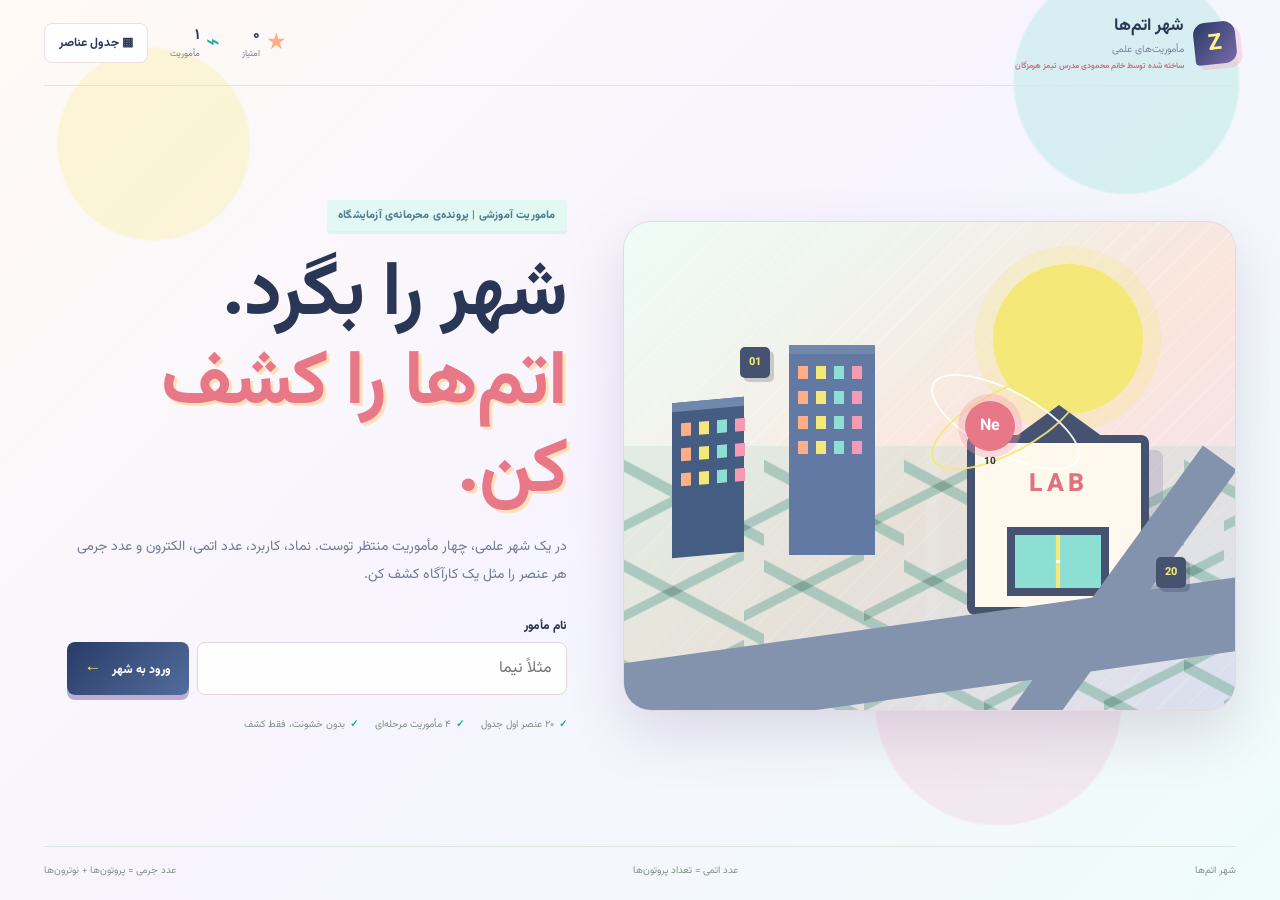
<file: index.html>
<!DOCTYPE html>
<html lang="fa" dir="rtl">
<head>
  <meta charset="UTF-8" />
  <meta name="viewport" content="width=device-width, initial-scale=1.0" />
  <meta name="theme-color" content="#293b67" />
  <title>شهر اتم‌ها | مأموریت‌های علمی</title>
</head>
  <body>
  <script>location.replace('atom-city-missions.html');</script>
    <p>در حال ورود به شهر اتم‌ها...</p>
    <p><a href="atom-city-missions.html">اگر انتقال انجام نشد، اینجا کلیک کن.</a></p>
  </body>
 </html>
</file>
<file: atom-city-missions.css>
@import url('https://fonts.googleapis.com/css2?family=Estedad:wght@400;500;600;700;800&family=Vazirmatn:wght@400;500;600;700;800&display=swap');
:focus-visible{outline:3px solid #df7180;outline-offset:3px}button:disabled{cursor:not-allowed}button,input{touch-action:manipulation}noscript{display:block;margin:16px 0;padding:14px;border:1px solid #df7180;border-radius:8px;background:#fff0f1;color:#7b3043;text-align:center;font-weight:700}
:root{--night:#091528;--night-2:#10243d;--ink:#14243a;--muted:#687b91;--paper:#f5f7f3;--lime:#d8f06e;--cyan:#55d8d1;--orange:#ff9d62;--pink:#ff758c;--line:#dce5df;--white:#fff;--shadow:0 18px 45px rgba(9,21,40,.11)}*{box-sizing:border-box}body{margin:0;background:var(--paper);color:var(--ink);font-family:Vazirmatn,Estedad,sans-serif}button,input{font:inherit}.hidden{display:none!important}.game-shell{max-width:1260px;margin:auto;padding:0 34px;min-height:100vh}.hud{height:86px;border-bottom:1px solid #dce5df;display:flex;align-items:center;justify-content:space-between}.logo{display:flex;align-items:center;gap:10px;color:var(--ink);text-decoration:none}.logo-badge{width:42px;height:42px;border-radius:12px 12px 12px 4px;display:grid;place-items:center;background:var(--night);color:var(--lime);font-weight:800;font-size:22px;transform:rotate(-6deg)}.logo b,.logo small{display:block}.logo b{font-size:17px}.logo small{font-size:10px;color:var(--muted);margin-top:3px}.hud-stats{display:flex;align-items:center;gap:22px}.hud-stat{display:grid;grid-template-columns:auto auto;column-gap:6px;align-items:center;color:var(--muted)}.hud-stat b{color:var(--ink);font-size:15px}.hud-stat small{grid-column:2;font-size:9px}.hud-icon{grid-row:span 2;color:var(--orange);font-size:23px}.hud-icon.cyan{color:#13aaa6}.hud-button,.back-button{border:1px solid var(--line);background:#fff;color:var(--ink);border-radius:8px;padding:10px 14px;cursor:pointer;font-size:12px;font-weight:700;transition:.2s}.hud-button:hover,.back-button:hover{border-color:var(--ink);transform:translateY(-2px)}main{min-height:calc(100vh - 140px)}.view{animation:rise .45s ease both}@keyframes rise{from{opacity:0;transform:translateY(12px)}to{opacity:1;transform:none}}.start-view{min-height:calc(100vh - 140px);display:grid;grid-template-columns:.92fr 1.08fr;gap:56px;align-items:center;direction:ltr}.start-copy{direction:rtl;max-width:570px}.kicker{display:inline-block;color:#148b88;background:#dff6ef;padding:7px 11px;border-radius:4px;font-size:11px;font-weight:800;letter-spacing:.2px}.start-copy h1{font-size:clamp(42px,6vw,76px);line-height:1.17;margin:21px 0 15px;letter-spacing:-1px}.start-copy h1 em{font-style:normal;color:#e66557}.start-copy p{max-width:500px;color:var(--muted);line-height:2;font-size:14px;margin:0 0 28px}.start-form label{display:block;font-size:12px;font-weight:800;margin-bottom:7px}.name-row{display:flex;gap:8px;max-width:500px}.name-row input,.search-row input{border:1px solid #cad8d5;border-radius:8px;background:#fff;padding:13px 14px;outline:none;color:var(--ink);min-width:0}.name-row input{flex:1}.name-row input:focus,.search-row input:focus{border-color:#16aaa4;box-shadow:0 0 0 3px #d8f6f0}.primary-button{border:0;border-radius:8px;background:var(--night);color:#fff;padding:13px 18px;cursor:pointer;font-size:12px;font-weight:800;box-shadow:0 5px 0 #314968;transition:.18s}.primary-button:hover{transform:translateY(-2px);box-shadow:0 7px 0 #314968}.primary-button span{color:var(--lime);font-size:17px;margin-right:7px}.promise-row{display:flex;gap:17px;color:#819084;font-size:10px;margin-top:22px}.promise-row span:before{content:'✓';color:#16aaa4;font-weight:800;margin-left:5px}.city-visual{height:490px;position:relative;overflow:hidden;background:#d9e8dc;border:1px solid #c4d7ca;box-shadow:var(--shadow);direction:ltr}.city-visual:before{content:'';position:absolute;inset:0;background:linear-gradient(135deg,rgba(255,255,255,.22),transparent 50%),repeating-linear-gradient(135deg,transparent 0 17px,rgba(255,255,255,.12) 18px 19px)}.sun{position:absolute;width:150px;height:150px;border-radius:50%;background:var(--lime);right:15%;top:42px;box-shadow:0 0 0 18px rgba(216,240,110,.2)}.city-grid{position:absolute;inset:auto 0 0;height:54%;background:linear-gradient(153deg,transparent 49%,#a8c9bf 50% 56%,transparent 57%),linear-gradient(28deg,transparent 42%,#a8c9bf 43% 49%,transparent 50%),linear-gradient(90deg,transparent 49%,rgba(255,255,255,.24) 50% 51%,transparent 52%);background-size:120px 90px,140px 100px,100% 100%;opacity:.8}.tower{position:absolute;bottom:155px;background:#18324a;border-top:9px solid #274d62;width:72px}.tower i{display:block;width:10px;height:13px;background:var(--orange);margin:12px 9px 0;box-shadow:18px 0 var(--orange),36px 0 var(--orange),54px 0 var(--orange)}.tower-one{height:155px;left:8%;transform:skewY(-5deg)}.tower-two{height:210px;left:27%;width:86px;background:#26566b}.lab-building{position:absolute;bottom:95px;right:14%;width:182px;height:180px;background:#f9f6ea;border:8px solid #20374c;box-shadow:14px 15px 0 rgba(32,55,76,.13);text-align:center;padding-top:22px}.lab-building:before{content:'';position:absolute;top:-38px;left:33px;border-left:51px solid transparent;border-right:51px solid transparent;border-bottom:37px solid #20374c}.lab-building span{position:relative;font-size:25px;font-weight:800;letter-spacing:4px;color:#e66557}.lab-window{margin:23px auto;width:102px;height:69px;border:8px solid #20374c;background:linear-gradient(90deg,#55d8d1 0 47%,transparent 48% 52%,#55d8d1 53% 100%),linear-gradient(#d8f06e 0 47%,transparent 48% 52%,#d8f06e 53%)}.road{position:absolute;background:#496477}.road-main{height:73px;bottom:18px;left:-8%;width:120%;transform:rotate(-8deg)}.road-side{height:500px;width:42px;right:23%;bottom:-200px;transform:rotate(36deg)}.atom-orbit{position:absolute;border:2px solid rgba(255,255,255,.8);border-radius:50%;width:165px;height:64px;right:24%;top:168px;transform:rotate(28deg)}.orbit-b{transform:rotate(-28deg);border-color:rgba(216,240,110,.65)}.city-atom{position:absolute;right:36%;top:179px;width:50px;height:50px;border-radius:50%;display:grid;place-items:center;background:#e66557;color:#fff;font-weight:800;box-shadow:0 0 0 7px rgba(230,101,87,.18)}.city-atom small{position:absolute;bottom:-18px;font-size:10px;color:#284157}.pin{position:absolute;background:var(--night);color:var(--lime);font-weight:800;padding:7px 9px;border-radius:5px;font-size:11px;box-shadow:4px 4px 0 rgba(9,21,40,.18)}.pin-one{left:19%;top:125px}.pin-two{right:8%;bottom:122px}.section-heading{display:flex;justify-content:space-between;align-items:end;padding:46px 0 28px}.section-heading h2{font-size:30px;margin:12px 0 6px}.section-heading p{font-size:12px;color:var(--muted);margin:0}.rank-card{display:flex;align-items:center;gap:10px;border-left:3px solid var(--lime);padding:9px 15px;background:#fff}.rank-star{font-size:27px;color:#e6a331}.rank-card small,.rank-card b{display:block}.rank-card small{color:var(--muted);font-size:10px}.rank-card b{font-size:13px;margin-top:2px}.mission-road{display:grid;grid-template-columns:repeat(4,1fr);gap:14px;position:relative;padding-bottom:50px}.road-line{position:absolute;top:56px;left:6%;right:6%;height:4px;background:#c9dbd2;z-index:-1}.mission-card{min-height:330px;background:#fff;border:1px solid var(--line);padding:14px;position:relative;box-shadow:0 8px 0 #e4ece5;transition:.25s}.mission-card.active:hover{transform:translateY(-7px);box-shadow:0 14px 0 #dce8df}.mission-card.locked{filter:saturate(.35);opacity:.74}.mission-number{font-size:11px;font-weight:800;color:#90a299}.mission-illustration{height:105px;margin:12px 0 15px;display:grid;place-items:center;position:relative;overflow:hidden}.mission-illustration:before{content:'';position:absolute;width:120px;height:120px;border-radius:50%;background:#edf6cf}.mission-illustration span{position:relative;font-size:48px;color:var(--night);font-weight:800}.battery-art:before{background:#d9f1ee}.battery-art span{color:#138d89}.nucleus-art:before{background:#ffe4cf}.nucleus-art span{color:#ec7954}.lab-art:before{background:#e9e1f6}.lab-art span{color:#7c5ca7}.mission-info .status{font-size:10px;color:#12a19c;font-weight:800}.locked .mission-info .status{color:#99a49d}.mission-info h3{font-size:16px;margin:6px 0}.mission-info p{font-size:11px;color:var(--muted);line-height:1.8;min-height:40px;margin:0 0 15px}.mission-button{border:0;background:var(--night);color:#fff;border-radius:6px;padding:10px 12px;width:100%;font-size:11px;font-weight:700;cursor:pointer}.mission-button b{color:var(--lime);margin-right:5px}.mission-button:disabled{background:#a8b4ad;cursor:not-allowed}.mission-top{display:flex;align-items:center;gap:20px;padding:38px 0 24px}.mission-progress{flex:1;display:flex;align-items:center;gap:15px;max-width:620px}.mission-progress>span{font-size:12px;font-weight:800;white-space:nowrap}.mission-progress>div{height:6px;background:#dce7df;flex:1;border-radius:5px;overflow:hidden}.mission-progress i{display:block;height:100%;width:25%;background:var(--orange);transition:.4s}.mission-score{margin-right:auto;color:#eb8056;font-weight:800;font-size:12px}.mission-panel{background:#fff;border:1px solid var(--line);box-shadow:var(--shadow);max-width:900px;margin:0 auto 50px;padding:30px 42px;min-height:470px}.mission-panel-head{display:flex;gap:16px;align-items:center;border-bottom:1px solid #e8eee9;padding-bottom:21px}.mission-badge{width:48px;height:48px;display:grid;place-items:center;background:var(--night);color:var(--lime);font-weight:800;font-size:17px}.mission-panel-head h2{margin:7px 0 3px;font-size:25px}.mission-panel-head p{color:var(--muted);font-size:12px;margin:0}.question-card{text-align:center;padding:27px 0 15px}.question-card h3{font-size:19px;margin:12px 0 8px}.question-card>p{font-size:12px;color:var(--muted);margin:0}.symbol-orb{width:112px;height:112px;margin:auto;border-radius:50%;display:grid;place-items:center;background:var(--night);color:var(--lime);font-size:48px;font-weight:800;box-shadow:0 0 0 10px #e9f3ce}.answers{display:grid;grid-template-columns:repeat(2,1fr);gap:10px;max-width:560px;margin:20px auto 0}.answer-button{background:#f5f8f4;border:1px solid #d4e2d8;border-radius:7px;padding:14px;cursor:pointer;color:var(--ink);font-size:13px;font-weight:700;transition:.18s}.answer-button:hover{border-color:#16aaa4;background:#e6f7f2;transform:translateY(-2px)}.answer-button.correct{background:#dff5dd;border-color:#64bb76;color:#28753a}.answer-button.wrong{background:#ffebe8;border-color:#e57b6e;color:#a8463d}.answer-button:disabled{cursor:default}.tip-box{background:#fff8df;border-right:4px solid #f2ba45;padding:12px 14px;color:#6e5a2d;font-size:11px;text-align:right;max-width:560px;margin:18px auto 0;line-height:1.8}.electron-layout{display:grid;grid-template-columns:1.1fr .9fr;gap:30px;align-items:center;padding:28px 0}.element-target{background:#eaf7f2;padding:20px;text-align:center;border-right:5px solid #13aaa6}.element-target small{display:block;color:#4a8d88;font-size:10px}.element-target strong{display:block;font-size:38px;margin:4px 0}.element-target span{font-size:13px;font-weight:800}.electron-options{display:grid;grid-template-columns:repeat(4,1fr);gap:8px}.electron-choice{border:1px solid #d4e2d8;background:#f7faf7;padding:14px 5px;border-radius:6px;font-size:19px;font-weight:800;cursor:pointer}.electron-choice:hover{border-color:#13aaa6}.concept-line{font-size:12px;color:var(--muted);line-height:2;margin:18px 0 0}.concept-line b{color:#e66557}.build-layout{display:grid;grid-template-columns:1fr 1fr;gap:34px;align-items:center;padding:24px 0}.atom-builder{min-height:255px;display:grid;place-items:center;position:relative}.nucleus{width:88px;height:88px;border-radius:50%;display:grid;place-items:center;background:#e66557;color:#fff;z-index:2;box-shadow:0 0 0 10px #ffe2d4}.nucleus b{font-size:24px}.nucleus small{font-size:11px}.build-orbit{position:absolute;border:2px solid #abd9d1;border-radius:50%;width:215px;height:215px}.build-orbit:before{content:'e⁻';position:absolute;right:4px;top:35px;color:#10aaa5;font-weight:800;background:#fff;padding:3px}.build-steps{display:grid;gap:11px}.counter-row{display:grid;grid-template-columns:1fr 90px 38px;align-items:center;gap:10px;background:#f5f8f4;padding:10px 12px;border:1px solid #dbe6dd}.counter-row span{font-size:12px}.counter-row small{display:block;color:var(--muted);font-size:9px;margin-top:3px}.counter-controls{display:flex;align-items:center;gap:6px}.counter-controls button{width:27px;height:27px;border:0;border-radius:4px;background:var(--night);color:#fff;cursor:pointer}.counter-controls b{text-align:center;min-width:22px}.counter-total{font-size:12px;color:#e66557;font-weight:800}.check-button{width:100%;margin-top:8px}.formula{margin-top:16px;padding:11px;text-align:center;background:#fff5d8;color:#755e27;font-size:12px;font-weight:800}.use-layout{padding:25px 0}.use-case{text-align:center}.use-case .case-icon{font-size:47px;color:#e66557}.use-case h3{font-size:19px;margin:8px 0}.use-case p{color:var(--muted);font-size:12px}.use-options{display:grid;grid-template-columns:repeat(2,1fr);gap:10px;max-width:620px;margin:22px auto}.use-options .answer-button{text-align:right;line-height:1.7}.feedback{min-height:25px;text-align:center;font-size:12px;font-weight:700;color:#278a4a;margin-top:14px}.feedback.error{color:#c45347}.encyclopedia-view{padding-bottom:50px}.section-heading.compact{padding-bottom:22px}.search-row{display:flex;align-items:center;gap:10px;margin-bottom:20px}.search-row label{font-size:12px;font-weight:800}.search-row input{flex:1;max-width:440px}.search-row>span{color:var(--muted);font-size:11px}.element-grid{display:grid;grid-template-columns:repeat(5,1fr);gap:11px}.element-card{border:1px solid var(--line);background:#fff;padding:14px;cursor:pointer;text-align:right;transition:.2s;position:relative}.element-card:hover{transform:translateY(-4px);border-color:#13aaa6;box-shadow:0 7px 0 #dcebe3}.element-card small,.element-card strong,.element-card span{display:block}.element-card small{font-size:10px;color:var(--muted)}.element-card strong{font-size:30px;color:#e66557;margin:6px 0}.element-card span{font-size:12px;font-weight:800}.element-card em{display:block;font-style:normal;color:#769082;font-size:10px;margin-top:6px}.modal{position:fixed;inset:0;background:rgba(9,21,40,.62);display:grid;place-items:center;padding:20px;z-index:10}.modal-card{background:#fff;width:min(500px,100%);padding:30px;position:relative;box-shadow:0 20px 60px rgba(0,0,0,.25)}.modal-close{position:absolute;left:14px;top:12px;border:0;background:none;font-size:27px;color:var(--muted);cursor:pointer}.detail-head{display:flex;gap:15px;align-items:center;border-bottom:1px solid var(--line);padding-bottom:18px}.detail-symbol{width:70px;height:70px;display:grid;place-items:center;background:var(--night);color:var(--lime);font-size:31px;font-weight:800}.detail-head h2{margin:0 0 4px}.detail-head p{margin:0;color:var(--muted);font-size:11px}.detail-facts{display:grid;grid-template-columns:repeat(3,1fr);gap:8px;margin:20px 0}.detail-facts div{background:#f2f7f1;padding:11px;text-align:center}.detail-facts b,.detail-facts span{display:block}.detail-facts b{font-size:19px;color:#e66557}.detail-facts span{font-size:10px;color:var(--muted);margin-top:3px}.detail-use{font-size:12px;line-height:2;color:var(--ink);background:#fff8df;padding:12px;border-right:4px solid #f2ba45}footer{border-top:1px solid #dce5df;display:flex;justify-content:space-between;color:#849389;font-size:10px;padding:16px 0 20px}
@media(max-width:900px){.start-view{grid-template-columns:1fr;gap:20px;padding:38px 0}.start-copy{max-width:none}.city-visual{height:350px}.mission-road{grid-template-columns:repeat(2,1fr)}.element-grid{grid-template-columns:repeat(4,1fr)}}@media(max-width:600px){.game-shell{padding:0 16px}.hud{height:72px}.logo small,.hud-stat small,.hud-button span{display:none}.hud-stats{gap:12px}.hud-button{padding:8px 10px}.start-copy h1{font-size:42px}.name-row{flex-direction:column}.promise-row{gap:8px;flex-wrap:wrap}.city-visual{height:290px}.lab-building{right:7%;transform:scale(.8);transform-origin:bottom right}.tower-two{left:27%;transform:scale(.75);transform-origin:bottom}.section-heading{padding-top:30px;align-items:start;gap:15px;flex-direction:column}.section-heading h2{font-size:24px}.rank-card{align-self:stretch}.mission-road{grid-template-columns:1fr;gap:12px}.road-line{display:none}.mission-card{min-height:0;display:grid;grid-template-columns:65px 1fr;gap:12px}.mission-number{grid-column:1/3}.mission-illustration{grid-row:2/4;height:100px;margin:0}.mission-info{grid-column:2;grid-row:2/4}.mission-info p{min-height:0}.mission-top{gap:9px;padding-top:24px}.back-button{padding:8px;font-size:10px}.mission-progress{display:block}.mission-progress>div{margin-top:6px}.mission-score{font-size:10px}.mission-panel{padding:22px 16px}.mission-panel-head h2{font-size:21px}.answers{grid-template-columns:1fr}.electron-layout,.build-layout{grid-template-columns:1fr;gap:15px}.electron-options{grid-template-columns:repeat(4,1fr)}.build-steps{order:-1}.element-grid{grid-template-columns:repeat(2,1fr)}.search-row{flex-wrap:wrap}.search-row input{order:3;flex-basis:100%;max-width:none}.detail-facts{gap:5px}footer{gap:10px;line-height:1.8;flex-wrap:wrap}}

/* Pastel city theme */
:root{--night:#26365b;--night-2:#3b5681;--ink:#293655;--muted:#76809b;--paper:#fffaf5;--lime:#f4e878;--cyan:#8edfd3;--orange:#ffae88;--pink:#f49ab4;--line:#eadfe1;--white:#fff;--shadow:0 20px 55px rgba(70,63,105,.13)}
body{background-color:#fffaf5;background-image:radial-gradient(circle at 12% 16%,rgba(244,232,120,.26) 0 7%,transparent 7.2%),radial-gradient(circle at 88% 9%,rgba(142,223,211,.3) 0 8%,transparent 8.2%),radial-gradient(circle at 78% 78%,rgba(244,154,180,.18) 0 10%,transparent 10.2%),linear-gradient(135deg,#fffaf5 0%,#f7f4ff 48%,#effcf9 100%);background-attachment:fixed}.hud{border-bottom-color:#eadfe1}.logo-badge{background:linear-gradient(135deg,#293b67,#7b69a8);color:#fff28c;box-shadow:5px 5px 0 rgba(244,154,180,.3)}.logo b{color:#293655}.logo small{color:#79849d}.creator-credit{color:#c96d88!important;font-size:8px!important;font-weight:700;white-space:nowrap}.kicker{color:#4d7e91;background:#e2f8f2;box-shadow:0 3px 0 rgba(142,223,211,.25)}.start-copy h1 em{color:#e87887;text-shadow:3px 3px 0 #ffe0b8}.start-copy p{color:#707b98}.primary-button,.mission-button{background:linear-gradient(135deg,#293b67,#536d9c);box-shadow:0 5px 0 #c0acd3}.primary-button:hover{box-shadow:0 7px 0 #c0acd3}.primary-button span,.mission-button b{color:#f4e878}.name-row input,.search-row input{border-color:#e4d6df;background:rgba(255,255,255,.88)}.city-visual{background:linear-gradient(145deg,#dff8ef,#fce5dc 53%,#e9e2fa);border-color:#e5d9e1;box-shadow:0 23px 55px rgba(105,85,133,.18);border-radius:28px}.city-visual:before{background:linear-gradient(135deg,rgba(255,255,255,.5),transparent 52%),repeating-linear-gradient(135deg,transparent 0 17px,rgba(255,255,255,.22) 18px 19px)}.sun{background:#f4e878;box-shadow:0 0 0 18px rgba(244,232,120,.25)}.city-grid{background-color:rgba(176,217,208,.32);background-blend-mode:multiply}.tower{background:#455c83;border-top-color:#7188ad}.tower i{background:#ffae88;box-shadow:18px 0 #f4e878,36px 0 #8edfd3,54px 0 #f49ab4}.tower-two{background:#6279a4}.lab-building{background:#fff9ed;border-color:#455371;box-shadow:14px 15px 0 rgba(83,70,125,.16);border-radius:8px}.lab-building:before{border-bottom-color:#455371}.lab-building span{color:#df7180}.lab-window{border-color:#455371;background:linear-gradient(90deg,#8edfd3 0 47%,transparent 48% 52%,#8edfd3 53% 100%),linear-gradient(#f4e878 0 47%,transparent 48% 52%,#f4e878 53%)}.road{background:#8393ae}.atom-orbit{border-color:rgba(255,255,255,.95)}.orbit-b{border-color:rgba(244,232,120,.9)}.city-atom{background:#e87887;box-shadow:0 0 0 7px rgba(244,154,180,.35)}.pin{background:#455371;color:#f4e878}.rank-card{border-left-color:#f4e878;box-shadow:0 7px 0 #f1e4e5}.mission-road:before{content:'✦  مسیر کشف  ✦';position:absolute;top:-20px;left:0;right:0;text-align:center;color:#d68aa0;font-size:10px;font-weight:800;letter-spacing:1px}.mission-card{border-color:#eadfe1;border-radius:16px;box-shadow:0 8px 0 #f0e3e4;overflow:hidden}.mission-card:nth-of-type(2){transform:rotate(-1deg)}.mission-card:nth-of-type(3){transform:rotate(1deg)}.mission-card.active:hover{box-shadow:0 14px 0 #ead9e2}.mission-illustration{border-radius:12px}.mission-illustration:before{background:#fff0c7}.battery-art:before{background:#d9f7f0}.nucleus-art:before{background:#ffe1db}.lab-art:before{background:#eee4ff}.mission-info .status{color:#3d9c91}.mission-card h3{color:#354264}.mission-panel{border-color:#eadfe1;border-radius:20px;box-shadow:0 22px 55px rgba(96,77,130,.13)}.mission-badge{background:linear-gradient(135deg,#293b67,#7968a7);color:#f4e878;border-radius:12px}.symbol-orb{background:linear-gradient(145deg,#293b67,#7968a7);color:#f4e878;box-shadow:0 0 0 10px #e6f6df,0 0 0 17px #fff0d9}.answer-button{border-color:#e4dbe2;background:#fffafd}.answer-button:hover{border-color:#7bcfc1;background:#e7f9f3}.answer-button.correct{background:#e2f7df;border-color:#77bf85}.answer-button.wrong{background:#ffebe9;border-color:#e98d92}.tip-box,.formula{background:#fff8da;border-right-color:#f2c96d}.element-target{background:#e6f8f3;border-right-color:#6fcfc3;border-radius:10px}.nucleus{background:#e87887;box-shadow:0 0 0 10px #ffe1d8}.build-orbit{border-color:#a9ddd6}.counter-row{background:#fffafd;border-color:#eadfe1;border-radius:8px}.counter-controls button{background:#536d9c}.use-case .case-icon{color:#e87887}.element-card{border-color:#eadfe1;border-radius:12px}.element-card:hover{border-color:#76cfc2;box-shadow:0 7px 0 #dfefea}.element-card strong{color:#e87887}.modal-card{border-radius:18px}
@media(max-width:600px){.logo .creator-credit{display:block!important;font-size:7px!important;max-width:165px;overflow:hidden;text-overflow:ellipsis}.city-visual{border-radius:20px}.mission-card:nth-of-type(2),.mission-card:nth-of-type(3){transform:none}.mission-road:before{top:-13px}}
</file>
